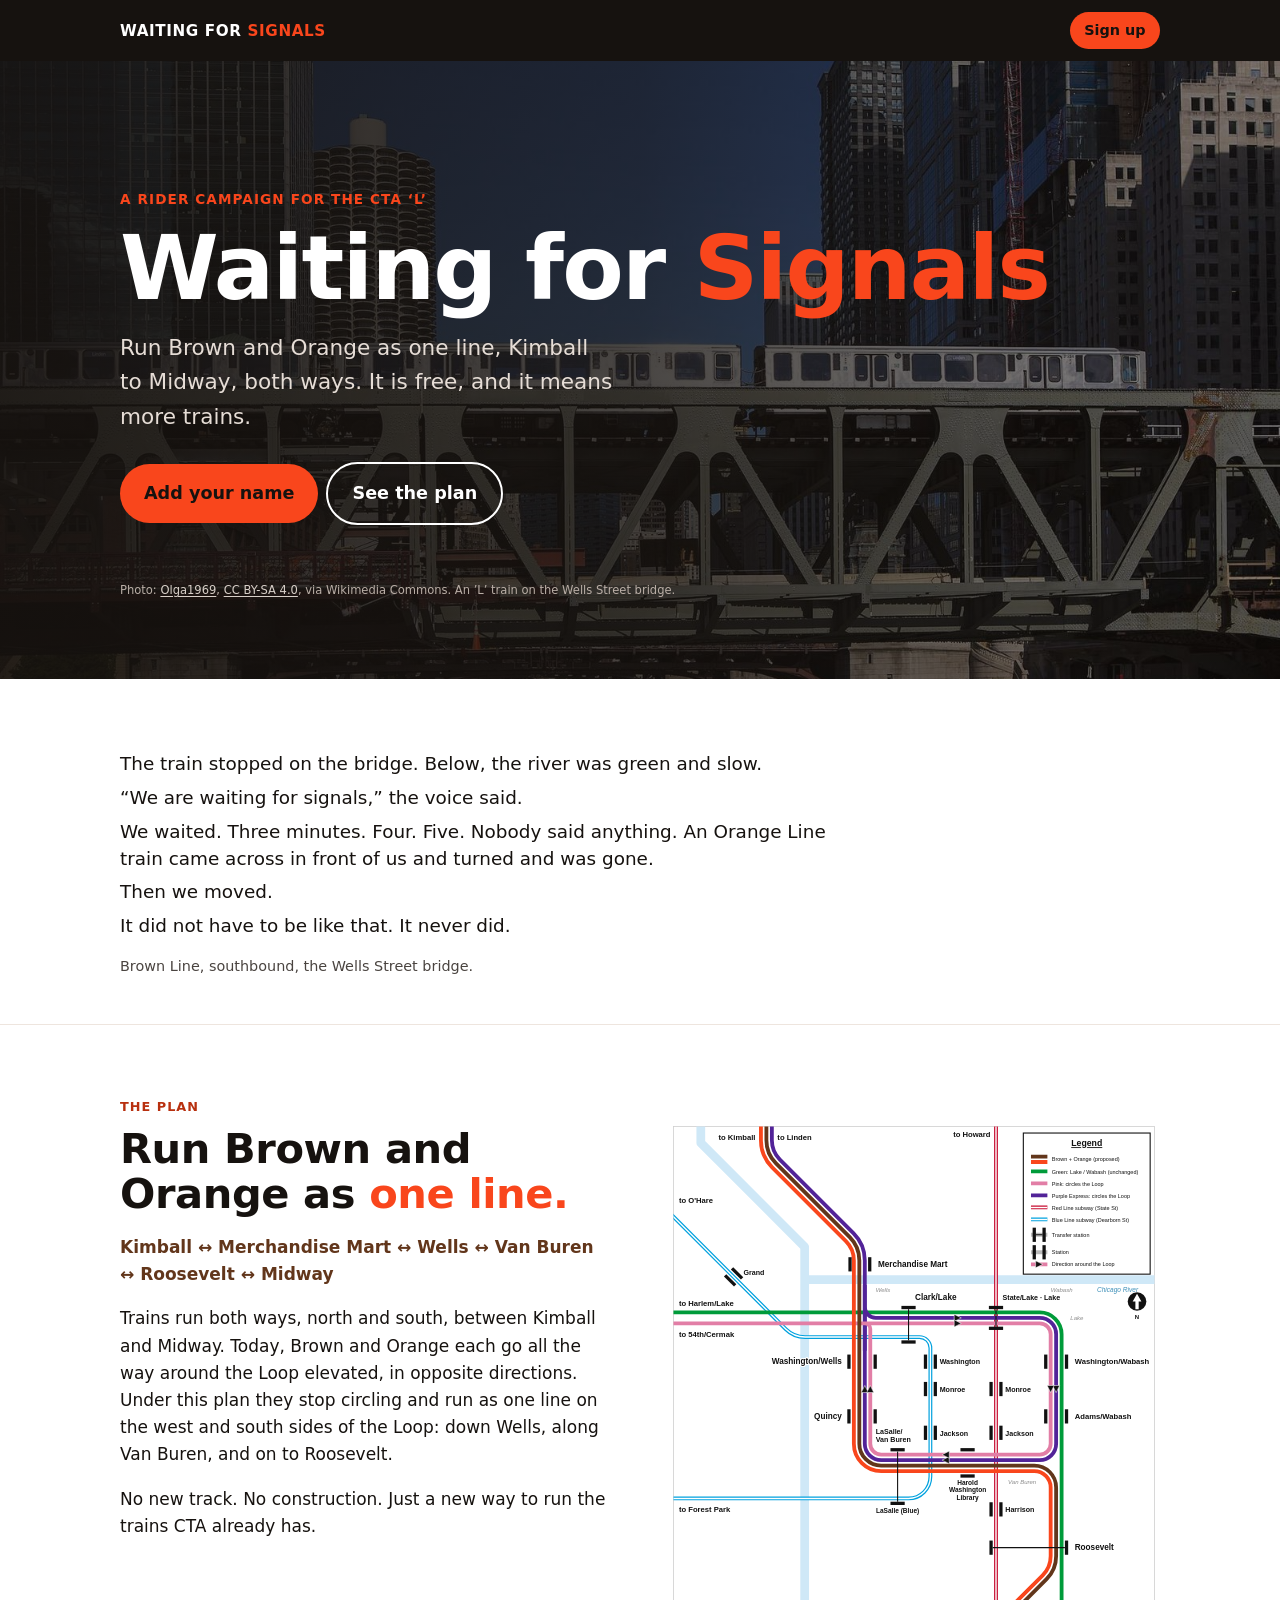
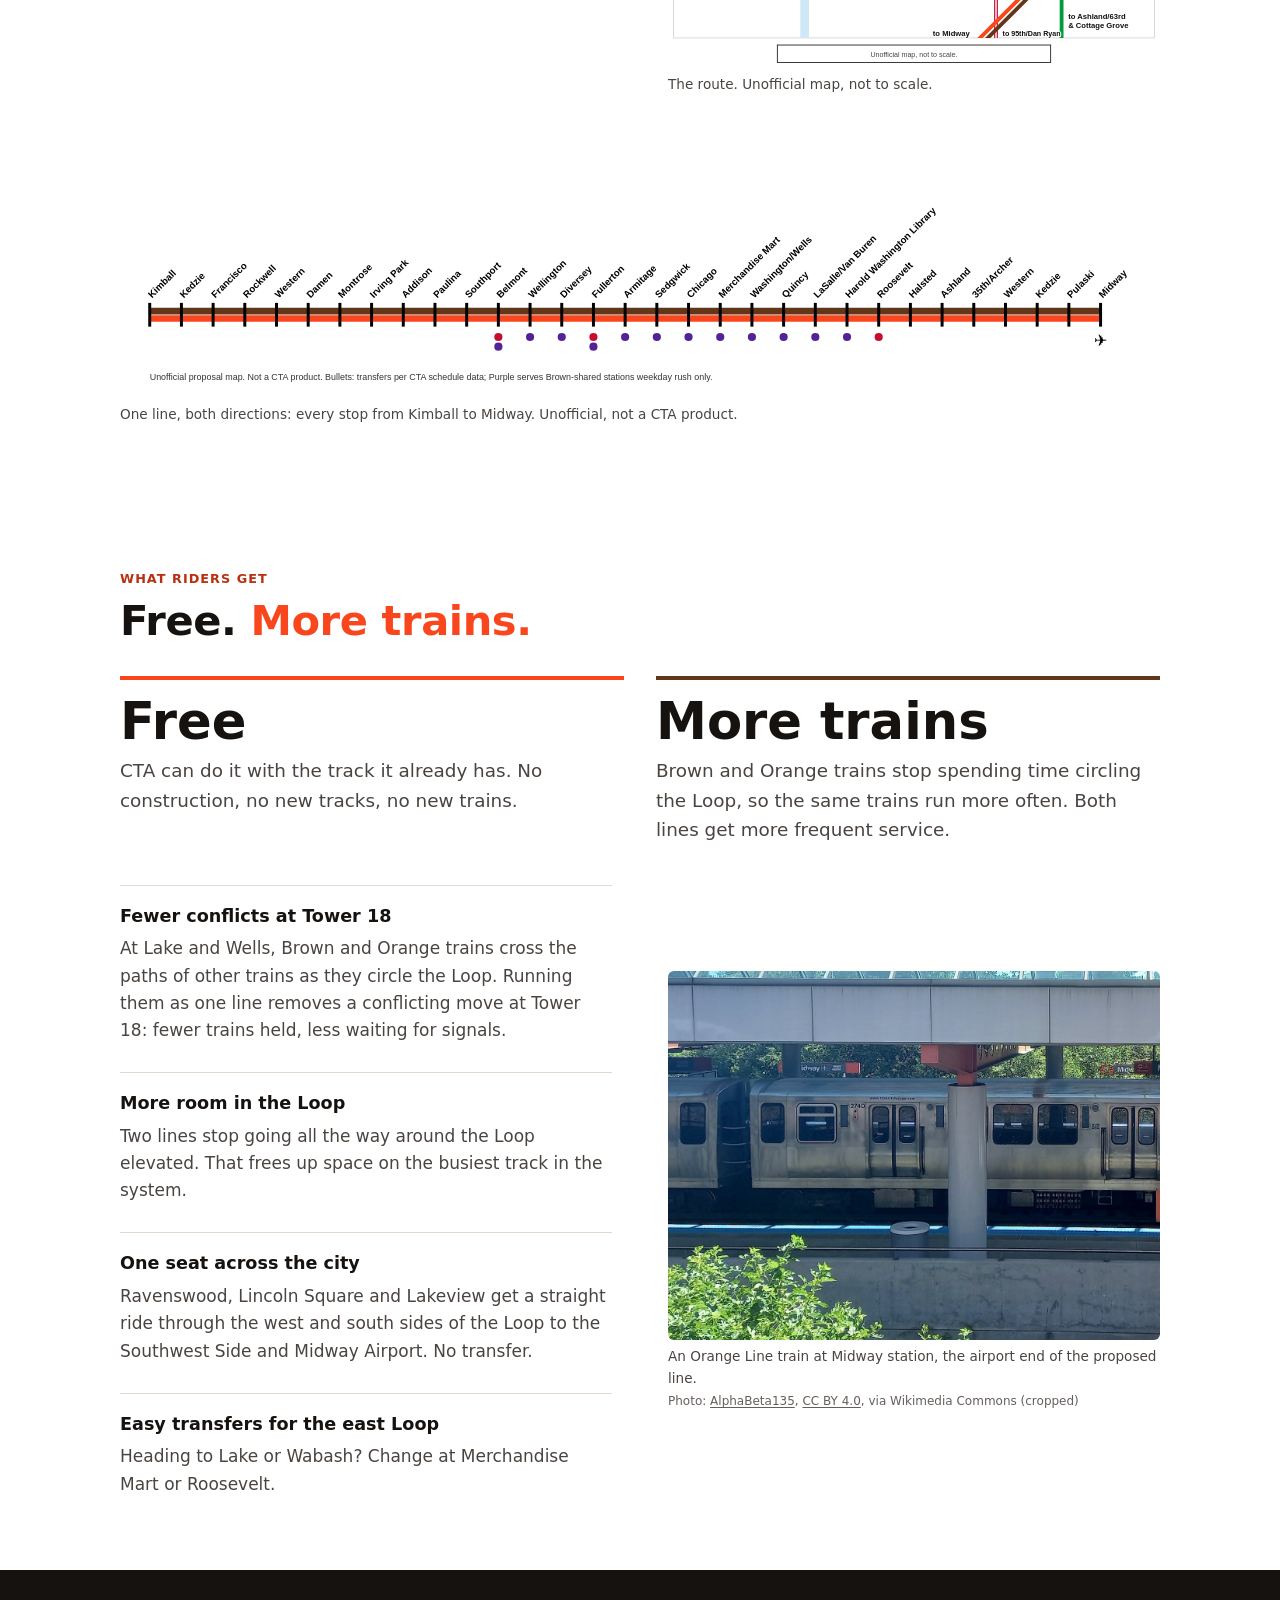
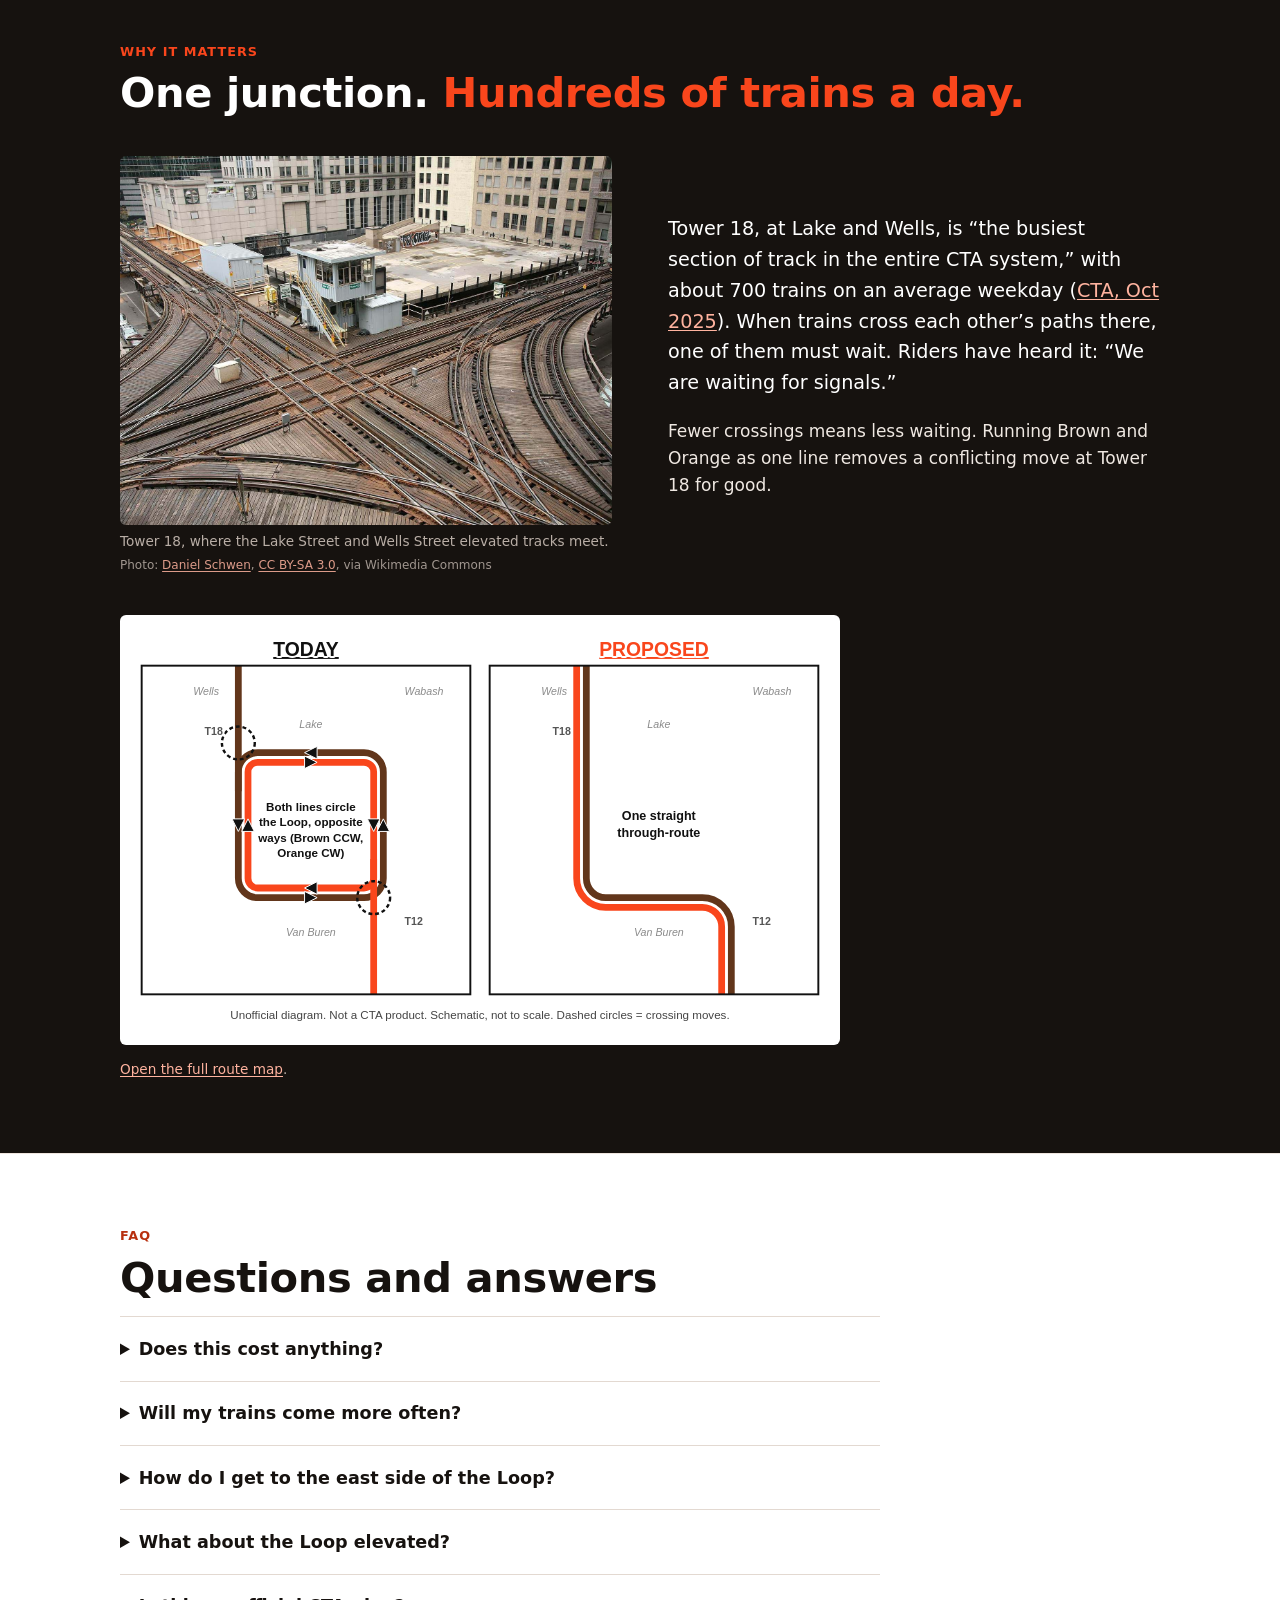
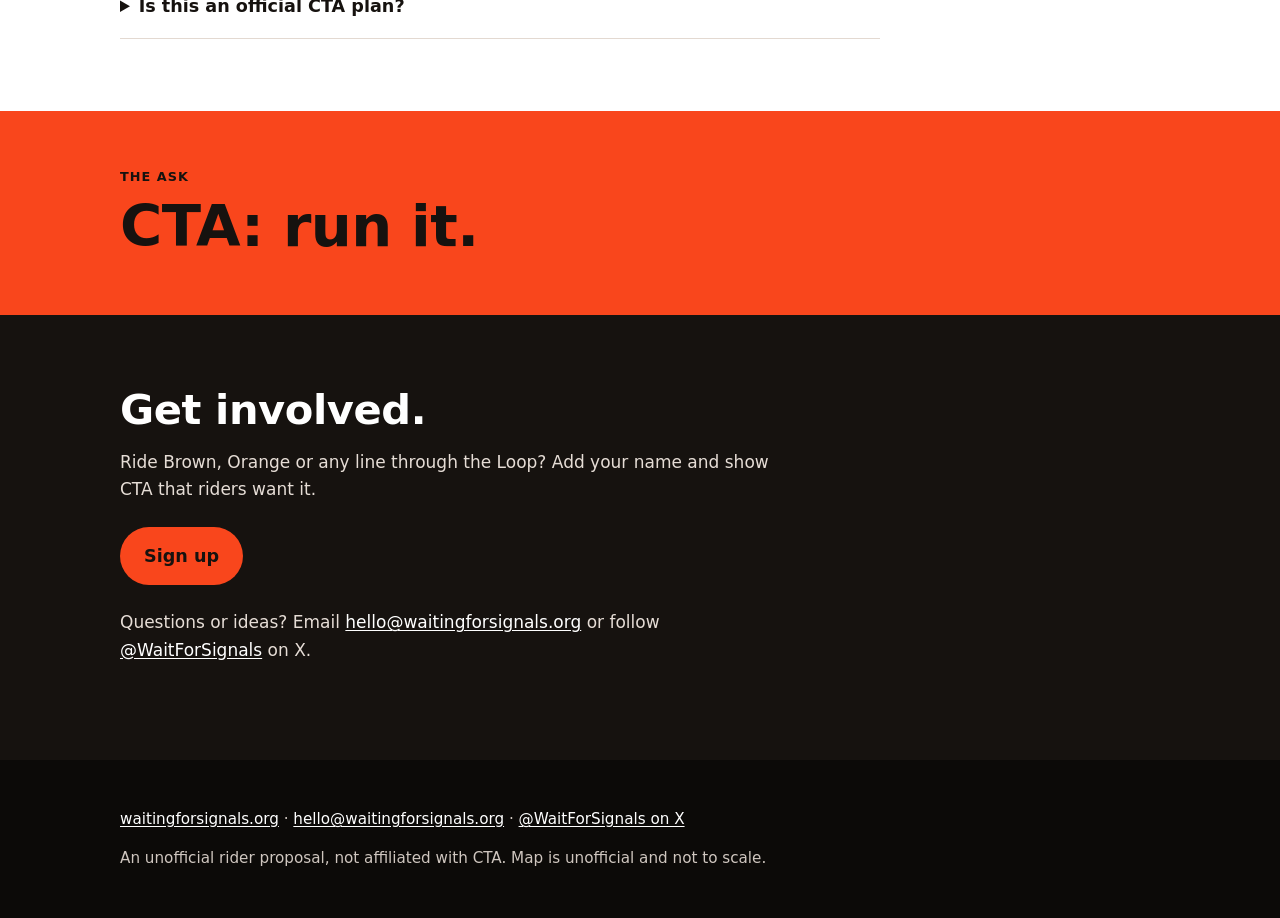
<file: index.html>
<!doctype html>
<html lang="en">
<head>
<meta charset="utf-8">
<meta name="viewport" content="width=device-width,initial-scale=1">
<title>Run Brown and Orange as One Line | Waiting for Signals</title>
<meta name="description" content="Run CTA Brown and Orange as one line, Kimball to Midway via Wells and Van Buren, both ways. It is free, and it means more trains. CTA: run it.">
<link rel="canonical" href="https://waitingforsignals.org/">
<meta property="og:type" content="website">
<meta property="og:url" content="https://waitingforsignals.org/">
<meta property="og:site_name" content="Waiting for Signals">
<meta property="og:locale" content="en_US">
<meta property="og:title" content="Run Brown and Orange as one line. CTA: run it.">
<meta property="og:description" content="Run CTA Brown and Orange as one line, Kimball to Midway via Wells and Van Buren, both ways. It is free, and it means more trains. CTA: run it.">
<meta property="og:image" content="https://waitingforsignals.org/og_card.png">
<meta property="og:image:width" content="1200"><meta property="og:image:height" content="630">
<meta property="og:image:alt" content="Run Brown and Orange as one line: Kimball, Merchandise Mart, Wells, Van Buren, Roosevelt, Midway, both ways. Free. More trains. CTA: run it. Background: an L train on the Wells Street bridge.">
<meta name="twitter:card" content="summary_large_image">
<meta name="twitter:title" content="Run Brown and Orange as one line. CTA: run it.">
<meta name="twitter:description" content="Run CTA Brown and Orange as one line, Kimball to Midway via Wells and Van Buren, both ways. It is free, and it means more trains. CTA: run it.">
<meta name="twitter:site" content="@WaitForSignals">
<meta name="twitter:image" content="https://waitingforsignals.org/og_card.png">
<meta name="twitter:image:alt" content="Run Brown and Orange as one line, Kimball to Midway, both ways. Free. More trains. CTA: run it.">
<meta name="theme-color" content="#16120f">
<link rel="icon" href="data:image/svg+xml,%3Csvg xmlns='http://www.w3.org/2000/svg' viewBox='0 0 32 32'%3E%3Crect width='32' height='32' rx='6' fill='%2362361B'/%3E%3Ccircle cx='16' cy='16' r='8' fill='%23F9461C'/%3E%3C/svg%3E">
<link rel="stylesheet" href="style.css">
<script type="application/ld+json">
{
 "@context": "https://schema.org",
 "@graph": [
  {
   "@type": "Organization",
   "@id": "https://waitingforsignals.org/#org",
   "name": "Waiting for Signals",
   "url": "https://waitingforsignals.org/",
   "email": "hello@waitingforsignals.org",
   "logo": "https://waitingforsignals.org/og_card.png",
   "sameAs": [
    "https://x.com/WaitForSignals"
   ]
  },
  {
   "@type": "WebSite",
   "@id": "https://waitingforsignals.org/#site",
   "name": "Waiting for Signals",
   "url": "https://waitingforsignals.org/",
   "inLanguage": "en-US",
   "publisher": {
    "@id": "https://waitingforsignals.org/#org"
   }
  },
  {
   "@type": "FAQPage",
   "@id": "https://waitingforsignals.org/#faq",
   "mainEntity": [
    {
     "@type": "Question",
     "name": "Does this cost anything?",
     "acceptedAnswer": {
      "@type": "Answer",
      "text": "No. It uses the track CTA already has. There’s nothing to build."
     }
    },
    {
     "@type": "Question",
     "name": "Will my trains come more often?",
     "acceptedAnswer": {
      "@type": "Answer",
      "text": "Yes. Brown and Orange trains stop circling the Loop, so the same trains run more often on both lines."
     }
    },
    {
     "@type": "Question",
     "name": "How do I get to the east side of the Loop?",
     "acceptedAnswer": {
      "@type": "Answer",
      "text": "Change at Merchandise Mart or Roosevelt for trains along Lake and Wabash."
     }
    },
    {
     "@type": "Question",
     "name": "Is this an official CTA plan?",
     "acceptedAnswer": {
      "@type": "Answer",
      "text": "No. Waiting for Signals is an independent rider campaign. The map on this site is unofficial."
     }
    }
   ]
  }
 ]
}
</script>
</head>
<body>
<a class="skip" href="#main">Skip to content</a>
<nav class="top" aria-label="Site"><div class="wrap">
<a class="logo" href="#main">Waiting for <span>Signals</span></a>
<a class="navcta" href="https://tally.so/r/5XX7Ro" rel="noopener">Sign up</a>
</div></nav>

<header class="hero hero-photo"><div class="wrap">
<div>
<p class="kicker">A rider campaign for the CTA &lsquo;L&rsquo;</p>
<h1>Waiting for <span class="o">Signals</span></h1>
<p class="sub">Run Brown and Orange as one line, Kimball to Midway, both ways. It is free, and it means more trains.</p>
<a class="btn" href="https://tally.so/r/5XX7Ro" rel="noopener">Add your name</a><a class="btn ghost" href="#plan">See the plan</a>
</div>
<p class="hero-credit">Photo: <a href="https://commons.wikimedia.org/wiki/File:Train_on_the_bridge.jpg">Olga1969</a>, <a href="https://creativecommons.org/licenses/by-sa/4.0/">CC BY-SA 4.0</a>, via Wikimedia Commons. An &rsquo;L&rsquo; train on the Wells Street bridge.</p>
</div></header>

<main id="main">
<section id="bridge" class="narrow-story" aria-label="On the Wells Street bridge"><div class="wrap narrow">
<p>The train stopped on the bridge. Below, the river was green and slow.</p>
<p>&ldquo;We are waiting for signals,&rdquo; the voice said.</p>
<p>We waited. Three minutes. Four. Five. Nobody said anything. An Orange Line train came across in front of us and turned and was gone.</p>
<p>Then we moved.</p>
<p>It did not have to be like that. It never did.</p>
<p class="src">Brown Line, southbound, the Wells Street bridge.</p>
</div></section>
<section id="plan" aria-labelledby="plan-h"><div class="wrap split">
<div>
<p class="eyebrow">The plan</p>
<h2 id="plan-h">Run Brown and Orange as <span class="o">one line.</span></h2>
<p class="route">Kimball &harr; Merchandise Mart &harr; Wells &harr; Van Buren &harr; Roosevelt &harr; Midway</p>
<p>Trains run both ways, north and south, between Kimball and Midway. Today, Brown and Orange each go all the way around the Loop elevated, in opposite directions. Under this plan they stop circling and run as one line on the west and south sides of the Loop: down Wells, along Van Buren, and on to Roosevelt.</p>
<p>No new track. No construction. Just a new way to run the trains CTA already has.</p>
</div>
<figure class="map"><img src="route_map.svg" width="900" height="1000" alt="Map: Brown and Orange run as one line from Kimball through Merchandise Mart, down Wells, along Van Buren, to Roosevelt and Midway. Other lines are shown for context.">
<figcaption>The route. Unofficial map, not to scale.</figcaption></figure>
</div>
<div class="wrap">
<figure class="strip"><div class="strip-scroll"><img src="strip_map.svg" width="1400" height="330" alt="Unofficial strip map of the proposed line: Kimball through Ravenswood, Lakeview and Lincoln Park stations to Merchandise Mart, then Washington/Wells, Quincy, LaSalle/Van Buren and Harold Washington Library, Roosevelt, and out through Halsted, Ashland, 35th/Archer, Western, Kedzie and Pulaski to Midway. Brown and Orange run side by side the whole way."></div>
<figcaption>One line, both directions: every stop from Kimball to Midway. Unofficial, not a CTA product.</figcaption></figure>
</div></section>

<section id="benefits" aria-labelledby="ben-h"><div class="wrap">
<p class="eyebrow">What riders get</p>
<h2 id="ben-h">Free. <span class="o">More trains.</span></h2>
<ul class="big2">
<li><b>Free</b><span>CTA can do it with the track it already has. No construction, no new tracks, no new trains.</span></li>
<li><b>More trains</b><span>Brown and Orange trains stop spending time circling the Loop, so the same trains run more often. Both lines get more frequent service.</span></li>
</ul>
<div class="row">
<ul class="points">
<li><h3>Fewer conflicts at Tower 18</h3><p>At Lake and Wells, Brown and Orange trains cross the paths of other trains as they circle the Loop. Running them as one line removes a conflicting move at Tower 18: fewer trains held, less waiting for signals.</p></li>
<li><h3>More room in the Loop</h3><p>Two lines stop going all the way around the Loop elevated. That frees up space on the busiest track in the system.</p></li>
<li><h3>One seat across the city</h3><p>Ravenswood, Lincoln Square and Lakeview get a straight ride through the west and south sides of the Loop to the Southwest Side and Midway Airport. No transfer.</p></li>
<li><h3>Easy transfers for the east Loop</h3><p>Heading to Lake or Wabash? Change at Merchandise Mart or Roosevelt.</p></li>
</ul>
<figure class="photo side"><img src="images/orange-line-midway.jpg" width="1600" height="948" loading="lazy" alt="An Orange Line train stopped at Midway station, beneath the glass canopy of the walkway to Midway Airport.">
<figcaption>An Orange Line train at Midway station, the airport end of the proposed line. <span class="credit">Photo: <a href="https://commons.wikimedia.org/wiki/File:CTA_Orange_Line_train_at_Midway_station_-_Chicago,_IL_-_July_2024.jpg">AlphaBeta135</a>, <a href="https://creativecommons.org/licenses/by/4.0/">CC BY 4.0</a>, via Wikimedia Commons (cropped)</span></figcaption></figure>
</div>
</div></section>

<section id="tower18" class="dark" aria-labelledby="t18-h"><div class="wrap">
<div class="narrow0">
<p class="eyebrow">Why it matters</p>
<h2 id="t18-h">One junction. <span class="o">Hundreds of trains a day.</span></h2>
</div>
<div class="row rev">
<figure class="photo side"><img src="images/tower18-junction.jpg" width="1600" height="1067" loading="lazy" alt="Looking down on Tower 18 at Lake and Wells: elevated tracks cross and curve through a dense web of switches, with the small signal tower beside them.">
<figcaption>Tower 18, where the Lake Street and Wells Street elevated tracks meet. <span class="credit">Photo: <a href="https://commons.wikimedia.org/wiki/File:CTA_loop_junction.jpg">Daniel Schwen</a>, <a href="https://creativecommons.org/licenses/by-sa/3.0/">CC BY-SA 3.0</a>, via Wikimedia Commons</span></figcaption></figure>
<div>
<p class="lead">Tower 18, at Lake and Wells, is &ldquo;the busiest section of track in the entire CTA system,&rdquo; with about 700 trains on an average weekday (<a href="https://www.transitchicago.com/-weekend-track-work-will-require-a-line-cut-affecting-all-loop-elevated-rail-lines/">CTA, Oct 2025</a>). When trains cross each other&rsquo;s paths there, one of them must wait. Riders have heard it: &ldquo;We are waiting for signals.&rdquo;</p>
<p>Fewer crossings means less waiting. Running Brown and Orange as one line removes a conflicting move at Tower 18 for good.</p>
</div>
</div>
<div class="narrow0">
<figure class="diagram"><img src="before_after.svg" width="720" height="420" alt="Before and after diagram. Today: Brown circles the Loop one way and Orange the other, crossing paths at the junctions. Proposed: Brown and Orange run straight down Wells and along Van Buren, north and south.">
<figcaption><a href="route_map.svg">Open the full route map</a>.</figcaption></figure>
</div>
</div></section>

<section id="faq" aria-labelledby="faq-h"><div class="wrap narrow">
<p class="eyebrow">FAQ</p>
<h2 id="faq-h">Questions and answers</h2>
<details><summary>Does this cost anything?</summary><p>No. It uses the track CTA already has. There&rsquo;s nothing to build.</p></details>
<details><summary>Will my trains come more often?</summary><p>Yes. Brown and Orange trains stop circling the Loop, so the same trains run more often on both lines.</p></details>
<details><summary>How do I get to the east side of the Loop?</summary><p>Change at Merchandise Mart or Roosevelt for trains along Lake and Wabash.</p></details>
<details><summary>What about the Loop elevated?</summary><p>It stays busy. Green keeps its route on Lake and Wabash, and the Loop keeps its other trains. Brown and Orange use the west and south sides, down Wells and along Van Buren.</p></details>
<details><summary>Is this an official CTA plan?</summary><p>No. Waiting for Signals is an independent rider campaign. The map on this site is unofficial.</p></details>
</div></section>

<section id="ask" class="ask" aria-labelledby="ask-h"><div class="wrap narrow">
<p class="eyebrow" style="color:#16120f">The ask</p>
<h2 id="ask-h">CTA: run it.</h2>
</div></section>

<section id="sign-up" class="signup" aria-labelledby="signup-h"><div class="wrap narrow">
<h2 id="signup-h">Get involved.</h2>
<p>Ride Brown, Orange or any line through the Loop? Add your name and show CTA that riders want it.</p>
<a class="btn" href="https://tally.so/r/5XX7Ro" rel="noopener">Sign up</a>
<p>Questions or ideas? Email <a href="mailto:hello@waitingforsignals.org">hello@waitingforsignals.org</a> or follow <a href="https://x.com/WaitForSignals">@WaitForSignals</a> on X.</p>
</div></section>
</main>
<footer><div class="wrap">
<p><a href="https://waitingforsignals.org/">waitingforsignals.org</a> &middot; <a href="mailto:hello@waitingforsignals.org">hello@waitingforsignals.org</a> &middot; <a href="https://x.com/WaitForSignals">@WaitForSignals on X</a></p>
<p>An unofficial rider proposal, not affiliated with CTA. Map is unofficial and not to scale.</p>
</div></footer>
</body>
</html>
</file>
<file: style.css>
:root{--brown:#62361B;--orange:#F9461C;--ink:#16120f;--muted:#4a4440;--tint:#faf5f1;--olink:#b8300f}
*{box-sizing:border-box}html{scroll-behavior:smooth}
body{margin:0;font-family:Inter,system-ui,-apple-system,"Segoe UI",Roboto,Helvetica,Arial,sans-serif;color:var(--ink);line-height:1.6;font-size:1.0625rem}
a{color:var(--brown);text-underline-offset:2px}
a:focus-visible,.btn:focus-visible,summary:focus-visible{outline:3px solid var(--orange);outline-offset:3px;border-radius:4px}
.skip{position:absolute;left:-999px}.skip:focus{left:1rem;top:1rem;background:#fff;padding:.5rem;z-index:9}
.wrap{max-width:1080px;margin:0 auto;padding:0 1.25rem}
.narrow{max-width:760px}
nav.top{background:var(--ink);color:#fff}
nav.top .wrap{display:flex;justify-content:space-between;align-items:center;padding-top:.75rem;padding-bottom:.75rem;gap:1rem}
.logo{font-weight:800;letter-spacing:.04em;color:#fff;text-decoration:none;text-transform:uppercase;font-size:.95rem}
.logo span{color:var(--orange)}
nav.top .navcta{color:#fff;background:var(--orange);color:#16120f;padding:.45rem .9rem;border-radius:999px;font-weight:700;text-decoration:none;font-size:.9rem}
.hero{background:var(--ink);color:#fff;padding:2.5rem 0 3rem;overflow:hidden}
.hero .wrap{display:grid;gap:2rem}
.kicker{color:var(--orange);font-weight:800;letter-spacing:.08em;text-transform:uppercase;font-size:.85rem;margin:0 0 .75rem}
.hero h1{font-size:clamp(2.4rem,9vw,4.6rem);line-height:1.02;margin:0 0 1rem;font-weight:800;letter-spacing:-.02em}
.hero h1 .o{color:var(--orange)}
.hero .sub{font-size:clamp(1.1rem,3.6vw,1.35rem);color:#e6ddd6;margin:0 0 1.75rem;max-width:34ch}
.btn{display:inline-block;background:var(--orange);color:#16120f;font-weight:800;padding:.95rem 1.5rem;border-radius:999px;text-decoration:none;font-size:1.1rem}
.btn:hover{background:#ff6a45}
.btn.ghost{background:transparent;color:#fff;border:2px solid #fff;margin-left:.5rem}
.btn.dark{background:var(--brown);color:#fff}
.hero-map{background:#fff;border-radius:16px;padding:.5rem}
.hero-map img{width:100%;height:auto;display:block}
.stats{display:grid;grid-template-columns:1fr;gap:1rem;margin:0;padding:0;list-style:none}
.stats li{background:#fff;border-radius:14px;padding:1.25rem;border-top:6px solid var(--orange)}
.stats li:nth-child(even){border-top-color:var(--brown)}
.stats b{display:block;font-size:2.4rem;line-height:1;color:var(--brown);font-weight:800}
.stats span{display:block;margin-top:.4rem}
.stats small{color:var(--muted)}
section{padding:3.5rem 0}
section.tint{background:var(--tint)}
h2{font-size:clamp(1.8rem,5.5vw,2.6rem);line-height:1.1;margin:0 0 1rem;letter-spacing:-.01em;font-weight:800}
h2 .o{color:var(--orange)}
.eyebrow{color:var(--olink);font-weight:800;text-transform:uppercase;letter-spacing:.08em;font-size:.8rem;margin:0 0 .5rem}
.lead{font-size:1.2rem;max-width:60ch}
figure{margin:1.5rem 0 0}figure img{width:100%;height:auto;border-radius:12px;border:1px solid #e5ded8;background:#fff}
figcaption{font-size:.9rem;color:var(--muted);margin-top:.4rem}
.route{font-weight:800;color:var(--brown)}
.cards{display:grid;gap:1rem;grid-template-columns:1fr;margin-top:1.5rem}
.card{background:#fff;border-radius:14px;padding:1.4rem;border:1px solid #eadfd6}
.card svg{width:44px;height:44px}
.card h3{margin:.6rem 0 .3rem;font-size:1.2rem;line-height:1.25}
.card p{margin:0}
.vs{display:grid;gap:1rem;grid-template-columns:1fr;margin-top:1.5rem}
.vs div{border-radius:14px;padding:1.5rem}
.vs .a{background:#ece6e1}.vs .b{background:var(--brown);color:#fff}.vs .b a{color:#ffd9cc}
.vs b{display:block;font-size:2.6rem;line-height:1;font-weight:800}
details{background:#fff;border:1px solid #eadfd6;border-radius:12px;padding:1rem 1.2rem;margin:.75rem 0}
summary{font-weight:800;cursor:pointer;font-size:1.1rem}
details p{margin:.6rem 0 0}
.ask{background:var(--orange);color:#16120f}
.ask h2{font-size:clamp(2.2rem,8vw,3.6rem)}
.ask a{color:#16120f}
.signup{background:var(--ink);color:#fff;text-align:center}
.signup h2{color:#fff}.signup p{color:#e6ddd6;max-width:52ch;margin:0 auto 1.5rem}
.privacy{font-size:.95rem;margin-top:1.25rem!important}
footer{background:#0c0a08;color:#cfc6bf;padding:2rem 0;font-size:.95rem}footer a{color:#fff}
.src{font-size:.85em;color:var(--muted)}
.b .src,.signup .src{color:#e6ddd6}
@media(min-width:800px){
 .hero{padding:4rem 0}
 .hero .wrap{grid-template-columns:1.1fr 1fr;align-items:center}
 .stats{grid-template-columns:repeat(3,1fr)}
 .cards{grid-template-columns:repeat(2,1fr)}
 .vs{grid-template-columns:1fr 1fr}
 .split{display:grid;grid-template-columns:1fr 1.1fr;gap:2.5rem;align-items:center}
}
@media(min-width:1000px){.cards{grid-template-columns:repeat(3,1fr)}}
@media(prefers-reduced-motion:reduce){html{scroll-behavior:auto}}
.strip-scroll{overflow-x:auto;-webkit-overflow-scrolling:touch;border-radius:12px}
.strip-scroll img{max-width:100%;min-width:720px}
@media(min-width:800px){.strip-scroll img{min-width:0}}


/* v10: v4 black look, less clutter */
section{padding:4.5rem 0}
.narrow,.narrow0{max-width:720px;margin-left:auto;margin-right:auto}
.wrap.narrow{padding:0 1.25rem}
.hero{padding:3.5rem 0 4rem}
.hero .wrap{display:block}
.hero h1{font-size:clamp(2.8rem,10vw,5.6rem)}
.hero .sub{max-width:36ch}
#bridge{padding-bottom:2.5rem}
#bridge p{font-size:1.15rem}
#bridge .src{font-size:.9rem}
figure img{border:0;border-radius:6px}
figcaption{font-size:.85rem}
.photo{margin:2.25rem 0 0}.photo img{display:block;width:100%;height:auto}
.photo.wide img{aspect-ratio:16/9;object-fit:cover}
.credit{display:block;font-size:.75rem;opacity:.85;margin-top:.15rem}.credit a{color:inherit}
#plan{border-top:1px solid #eee5de}
.map img{display:block;width:100%;height:auto}
.strip{margin-top:3rem}
.big2{list-style:none;padding:0;margin:2rem 0 0;display:grid;gap:2rem}
.big2 li{border-top:4px solid var(--orange);padding-top:1rem}
.big2 li:nth-child(2){border-top-color:var(--brown)}
.big2 b{display:block;font-size:clamp(2.2rem,6vw,3.2rem);line-height:1;font-weight:800;color:var(--ink)}
.big2 span{display:block;margin-top:.6rem;font-size:1.15rem;color:var(--muted);max-width:42ch}
.points{list-style:none;padding:0;margin:3rem 0 0;display:grid;gap:1.75rem 3rem}
.points li{border-top:1px solid #e3d9d1;padding-top:1rem}
.points h3{margin:0 0 .35rem;font-size:1.1rem}
.points p{margin:0;color:var(--muted)}
.dark{background:var(--ink);color:#efe8e2}
.dark h2{color:#fff}
.dark .eyebrow{color:var(--orange)}
.dark a{color:#ffb39f}
.dark figcaption{color:#b9aea6}
.dark .lead{color:#fff}
.diagram{margin:2.5rem 0 0}
.diagram img{background:#fff;padding:.75rem;border-radius:6px}
#faq{border-top:1px solid #eee5de}
details{background:none;border:0;border-bottom:1px solid #e3d9d1;border-radius:0;padding:1.1rem 0;margin:0}
details:first-of-type{border-top:1px solid #e3d9d1}
.ask{padding:3.5rem 0}
.ask h2{margin:0}
.signup{padding:4.5rem 0}
@media(min-width:800px){
 .big2,.points{grid-template-columns:1fr 1fr}
 .split{grid-template-columns:1fr 1fr;gap:3.5rem;align-items:start}
}
/* v10 alignment: one left-aligned column system */
.wrap.narrow{max-width:1080px}
.narrow0{max-width:none;margin:0}
#bridge p,#tower18 p,.signup p{max-width:62ch}
#faq details{max-width:760px}
.diagram{max-width:720px}
.signup{text-align:left}.signup p{margin:0 0 1.5rem}
.signup a:not(.btn){color:#fff}
.hero .wrap>div{max-width:none}
.signup .btn{margin-bottom:1.5rem}
/* v10b: photo hero + side-by-side rows */
.hero-photo{position:relative;background:#16120f url(images/wells-bridge-train.jpg) center 60%/cover no-repeat;padding:6rem 0 4.5rem}
.hero-photo::before{content:"";position:absolute;inset:0;background:linear-gradient(90deg,rgba(22,18,15,.92) 0%,rgba(22,18,15,.78) 50%,rgba(22,18,15,.45) 100%)}
.hero-photo .wrap{position:relative}
.hero-credit{margin:3.5rem 0 0;font-size:.72rem;color:#b9aea6}.hero-credit a{color:#d8cfc8}
.row{display:grid;gap:2rem;margin-top:2.5rem;align-items:center}
.row .points{margin:0;grid-template-columns:1fr!important}
.photo.side{margin:0}.photo.side img{aspect-ratio:4/3;object-fit:cover}
.row.rev .lead{margin-top:0}
@media(min-width:800px){.row{grid-template-columns:1fr 1fr;gap:3.5rem}.row.rev>figure{order:-1}}
@media(min-width:800px){.hero-photo{padding:8rem 0 5rem}}

#bridge p{margin:0 0 .45rem;line-height:1.45}
#bridge p.src{margin-top:1rem}
</file>
